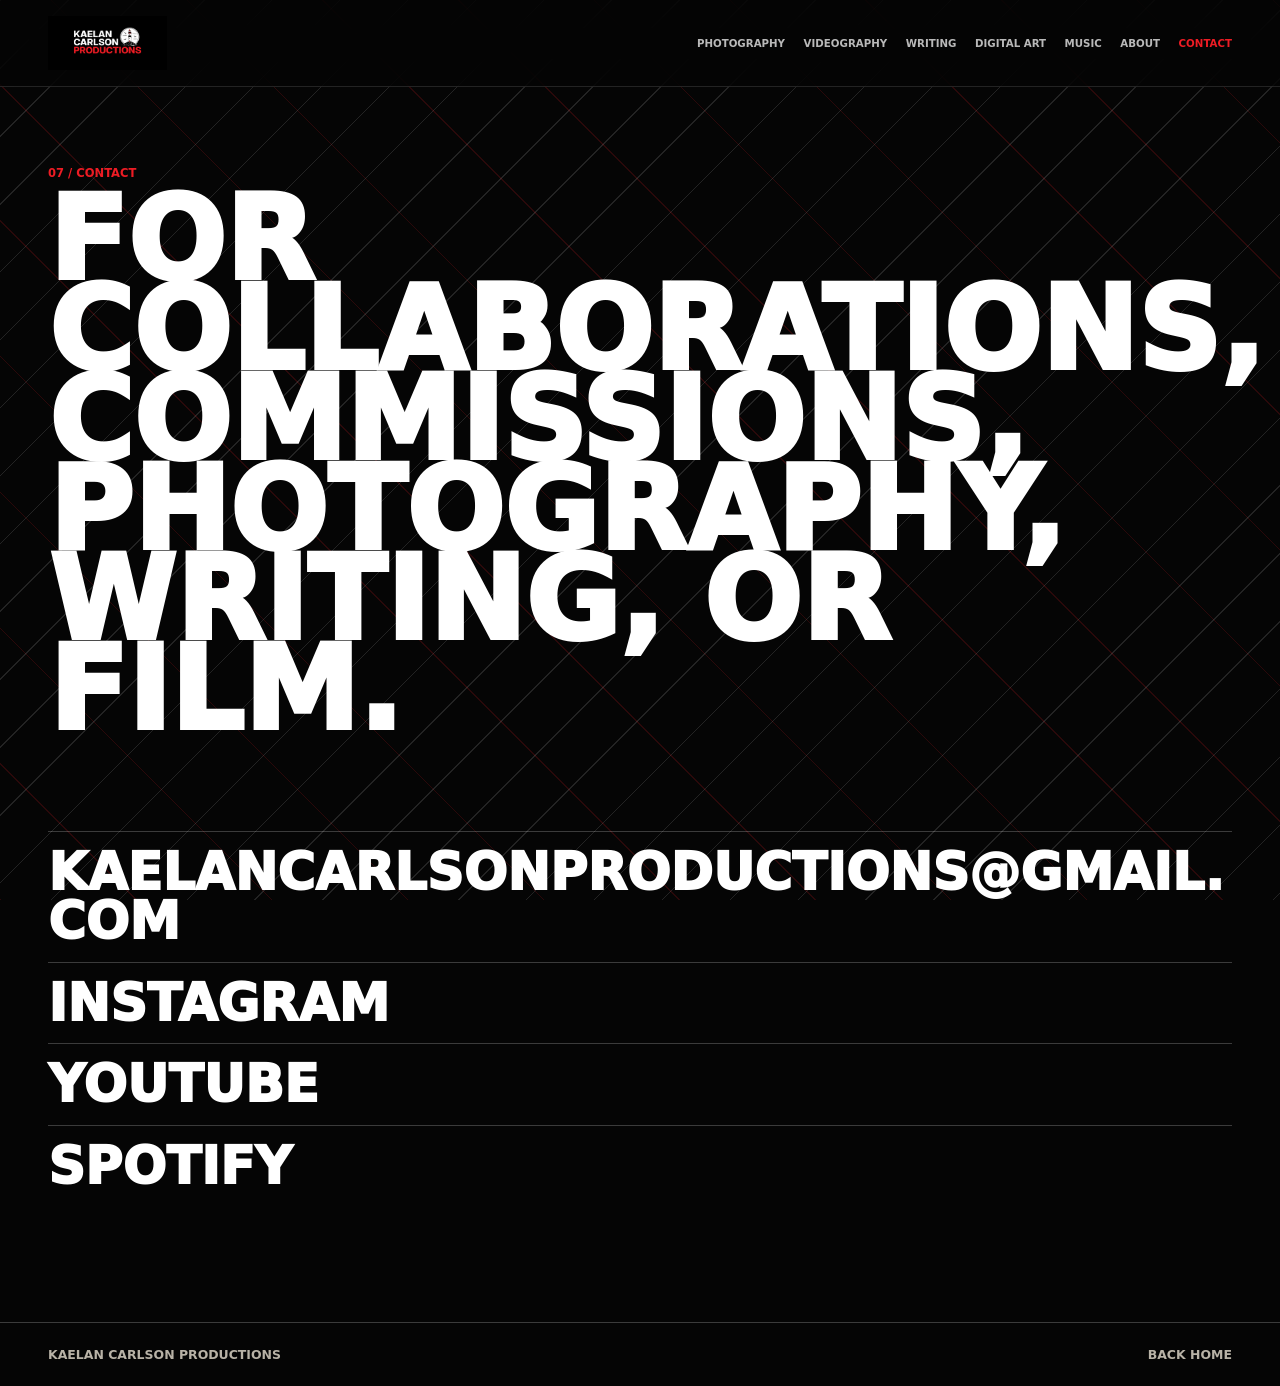
<file: contact.html>
<!doctype html>
<html lang="en">
  <head>
    <meta charset="utf-8" />
    <meta name="viewport" content="width=device-width, initial-scale=1" />
    <meta name="description" content="Contact Kaelan Carlson for collaborations, commissions, writing, film, or prints." />
    <title>Contact | Kaelan Carlson Productions</title>
    <link rel="stylesheet" href="styles.css" />
  </head>
  <body class="contact-page">
    <header class="site-header" data-header>
      <a class="brand" href="index.html" aria-label="Kaelan Carlson Productions home">
        <img src="assets/KCP.png" alt="Kaelan Carlson Productions" />
      </a>
      <button class="menu-button" type="button" aria-expanded="false" aria-controls="site-nav" data-menu-button>
        <span></span>
        <span></span>
      </button>
      <nav class="site-nav" id="site-nav" data-nav>
        <a href="photography.html">Photography</a>
        <a href="videography.html">Videography</a>
        <a href="writing.html">Writing</a>
        <a href="digital-art.html">Digital Art</a>
        <a href="spotify.html">Music</a>
        <a href="about.html">About</a>
        <a href="contact.html" aria-current="page">Contact</a>
      </nav>
    </header>

    <main>
      <section class="contact-section standalone-contact" aria-labelledby="contact-title">
        <p class="kicker">07 / Contact</p>
        <h1 id="contact-title">For collaborations, commissions, photography, writing, or film.</h1>
        <div class="contact-actions">
          <a href="kaelancarlsonproductions@gmail.com" target="_blank" rel="noreferrer">kaelancarlsonproductions@gmail.com</a>
          <a href="https://www.instagram.com/kaelancarlson/" target="_blank" rel="noreferrer">Instagram</a>
          <a href="https://www.youtube.com/@Mumbles1620" target="_blank" rel="noreferrer">YouTube</a>
          <a href="https://open.spotify.com/user/31q66lfqhgkcxmkyu6dr3r5jknmu" target="_blank" rel="noreferrer">Spotify</a>
        </div>
      </section>
    </main>

    <footer>
      <span>Kaelan Carlson Productions</span>
      <a href="index.html">Back home</a>
    </footer>

    <script src="script.js"></script>
  </body>
</html>
</file>
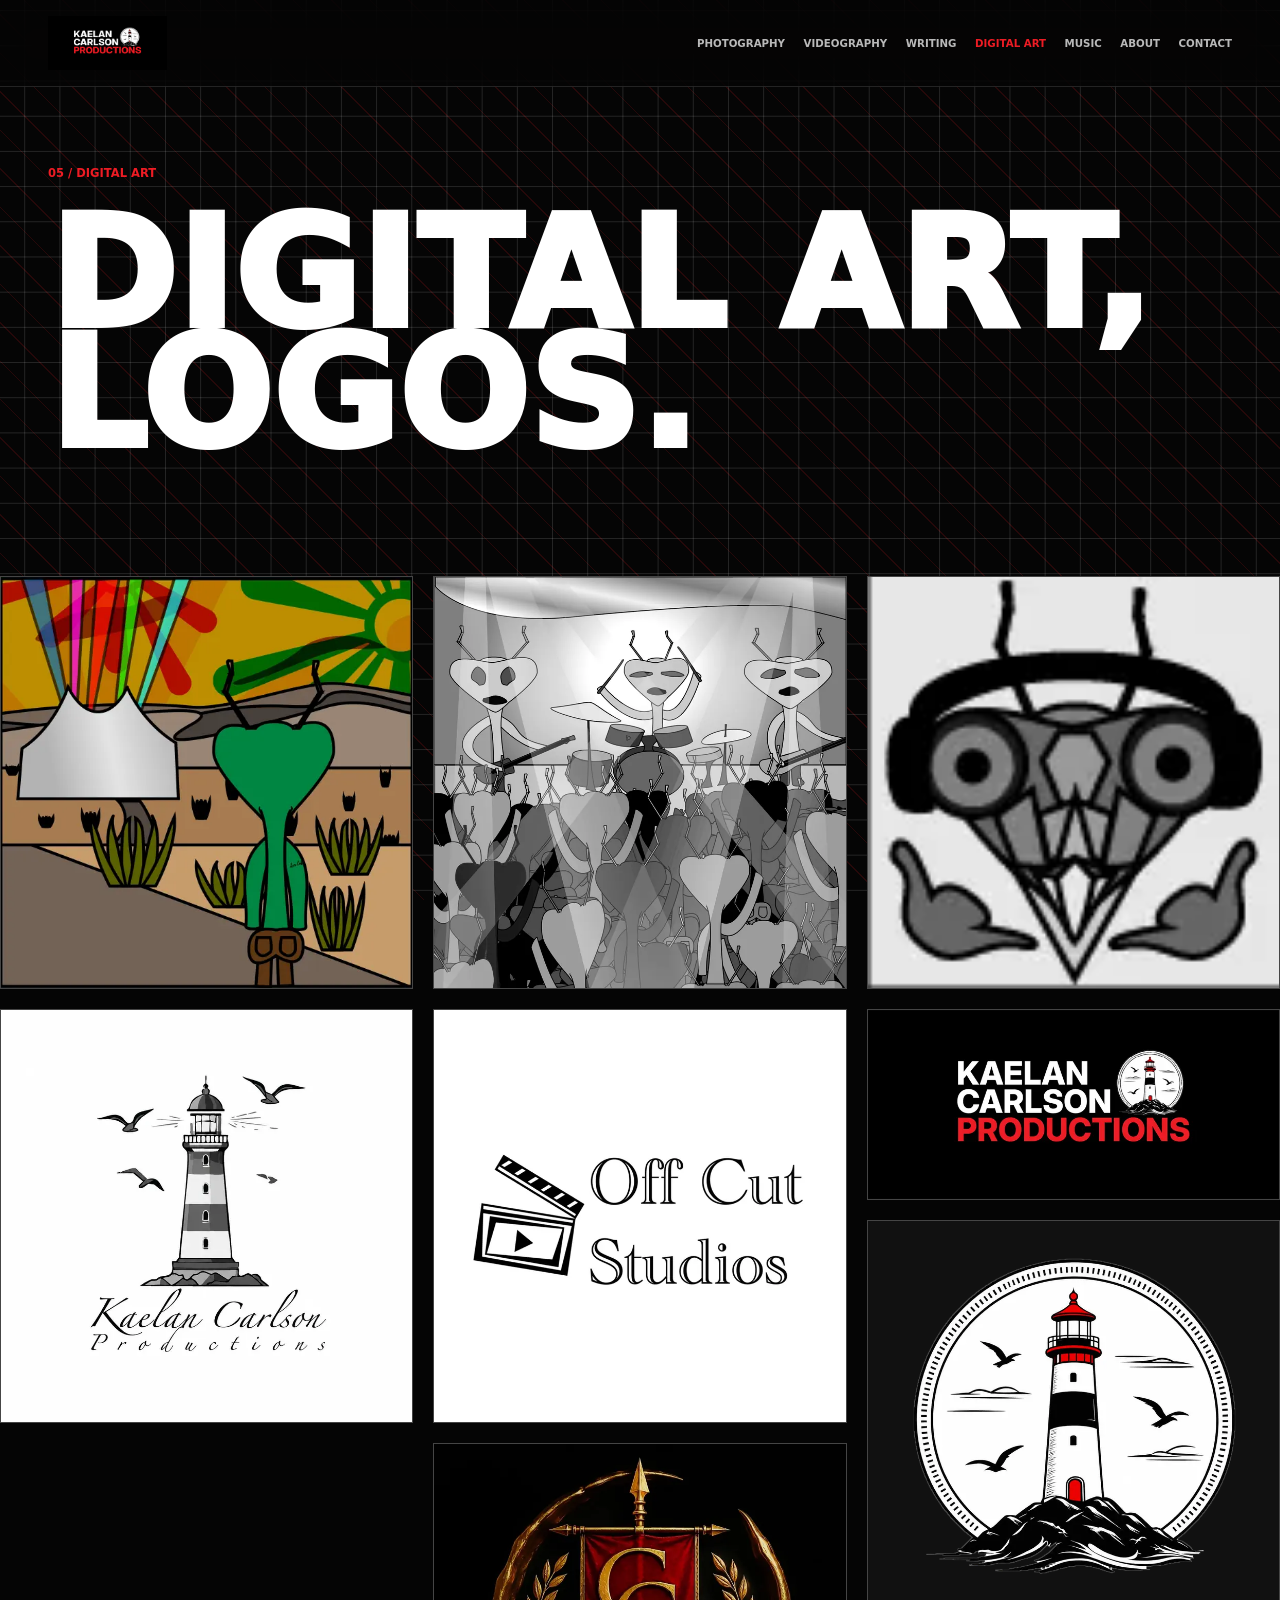
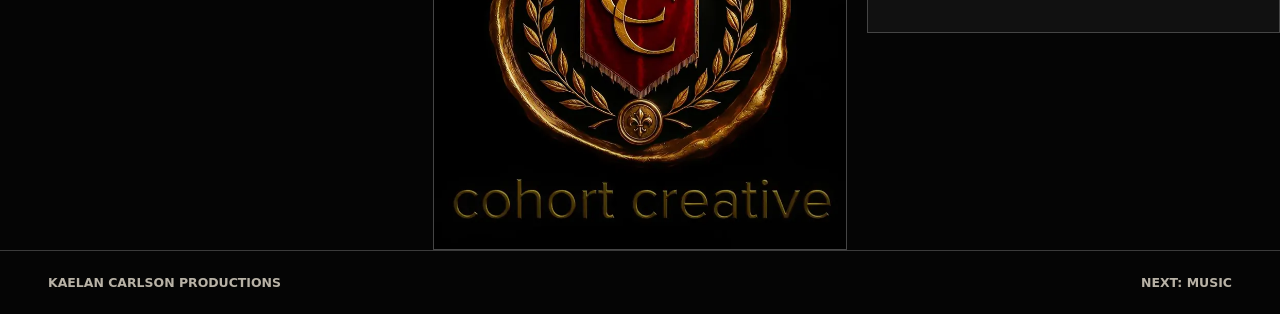
<file: digital-art.html>
<!doctype html>
<html lang="en">
  <head>
    <meta charset="utf-8" />
    <meta name="viewport" content="width=device-width, initial-scale=1" />
    <meta name="description" content="Digital art page for Kaelan Carlson." />
    <title>Digital Art | Kaelan Carlson Productions</title>
    <link rel="stylesheet" href="styles.css" />
  </head>
  <body class="digital-art-page">
    <header class="site-header" data-header>
      <a class="brand" href="index.html" aria-label="Kaelan Carlson Productions home">
        <img src="assets/KCP.png" alt="Kaelan Carlson Productions" />
      </a>
      <button class="menu-button" type="button" aria-expanded="false" aria-controls="site-nav" data-menu-button>
        <span></span>
        <span></span>
      </button>
      <nav class="site-nav" id="site-nav" data-nav>
        <a href="photography.html">Photography</a>
        <a href="videography.html">Videography</a>
        <a href="writing.html">Writing</a>
        <a href="digital-art.html" aria-current="page">Digital Art</a>
        <a href="spotify.html">Music</a>
        <a href="about.html">About</a>
        <a href="contact.html">Contact</a>
      </nav>
    </header>

    <main>
      <section class="page-hero" aria-labelledby="digital-art-title">
        <p class="kicker">05 / Digital Art</p>
        <h1 id="digital-art-title">Digital art, Logos.</h1>
      </section>

      <section class="page-content" aria-label="Digital art gallery">
        <div class="art-grid" data-art-gallery>
          <article>
            <a href="assets/digital-art/large/alien-coachella.webp" aria-label="Open Alien Coachella digital illustration">
              <img src="assets/digital-art/thumbs/alien-coachella.webp" alt="Alien Coachella digital illustration" loading="eager" decoding="async" fetchpriority="high" />
            </a>
          </article>
          <article>
            <a href="assets/digital-art/large/kpc.webp" aria-label="Open KPC graphic">
              <img src="assets/digital-art/thumbs/kpc.webp" alt="KPC graphic" loading="eager" decoding="async" fetchpriority="high" />
            </a>
          </article>
          <article>
            <a href="assets/digital-art/large/itunes-copy.webp" aria-label="Open iTunes-inspired digital artwork">
              <img src="assets/digital-art/thumbs/itunes-copy.webp" alt="iTunes-inspired digital artwork" loading="lazy" decoding="async" />
            </a>
          </article>
          <article>
            <a href="assets/digital-art/large/off-cut-studios.webp" aria-label="Open Off Cut Studios logo">
              <img src="assets/digital-art/thumbs/off-cut-studios.webp" alt="Off Cut Studios logo" loading="lazy" decoding="async" />
            </a>
          </article>
          <article>
            <a href="assets/digital-art/large/cohort-creative.webp" aria-label="Open Cohort Creative logo">
              <img src="assets/digital-art/thumbs/cohort-creative.webp" alt="Cohort Creative logo" loading="lazy" decoding="async" />
            </a>
          </article>
          <article>
            <a href="assets/digital-art/large/untitled-3.webp" aria-label="Open untitled digital artwork">
              <img src="assets/digital-art/thumbs/untitled-3.webp" alt="Untitled digital artwork" loading="lazy" decoding="async" />
            </a>
          </article>
          <article>
            <a href="assets/digital-art/large/kcp-wordmark.webp" aria-label="Open Kaelan Carlson Productions wordmark">
              <img src="assets/digital-art/thumbs/kcp-wordmark.webp" alt="Kaelan Carlson Productions wordmark" loading="lazy" decoding="async" />
            </a>
          </article>
          <article>
            <a href="assets/digital-art/large/kcp-lighthouse.webp" aria-label="Open Kaelan Carlson Productions lighthouse logo">
              <img src="assets/digital-art/thumbs/kcp-lighthouse.webp" alt="Kaelan Carlson Productions lighthouse logo" loading="lazy" decoding="async" />
            </a>
          </article>
        </div>
      </section>
    </main>

    <footer>
      <span>Kaelan Carlson Productions</span>
      <a href="spotify.html">Next: Music</a>
    </footer>

    <script src="script.js"></script>
    <script src="art-gallery.js"></script>
  </body>
</html>
</file>
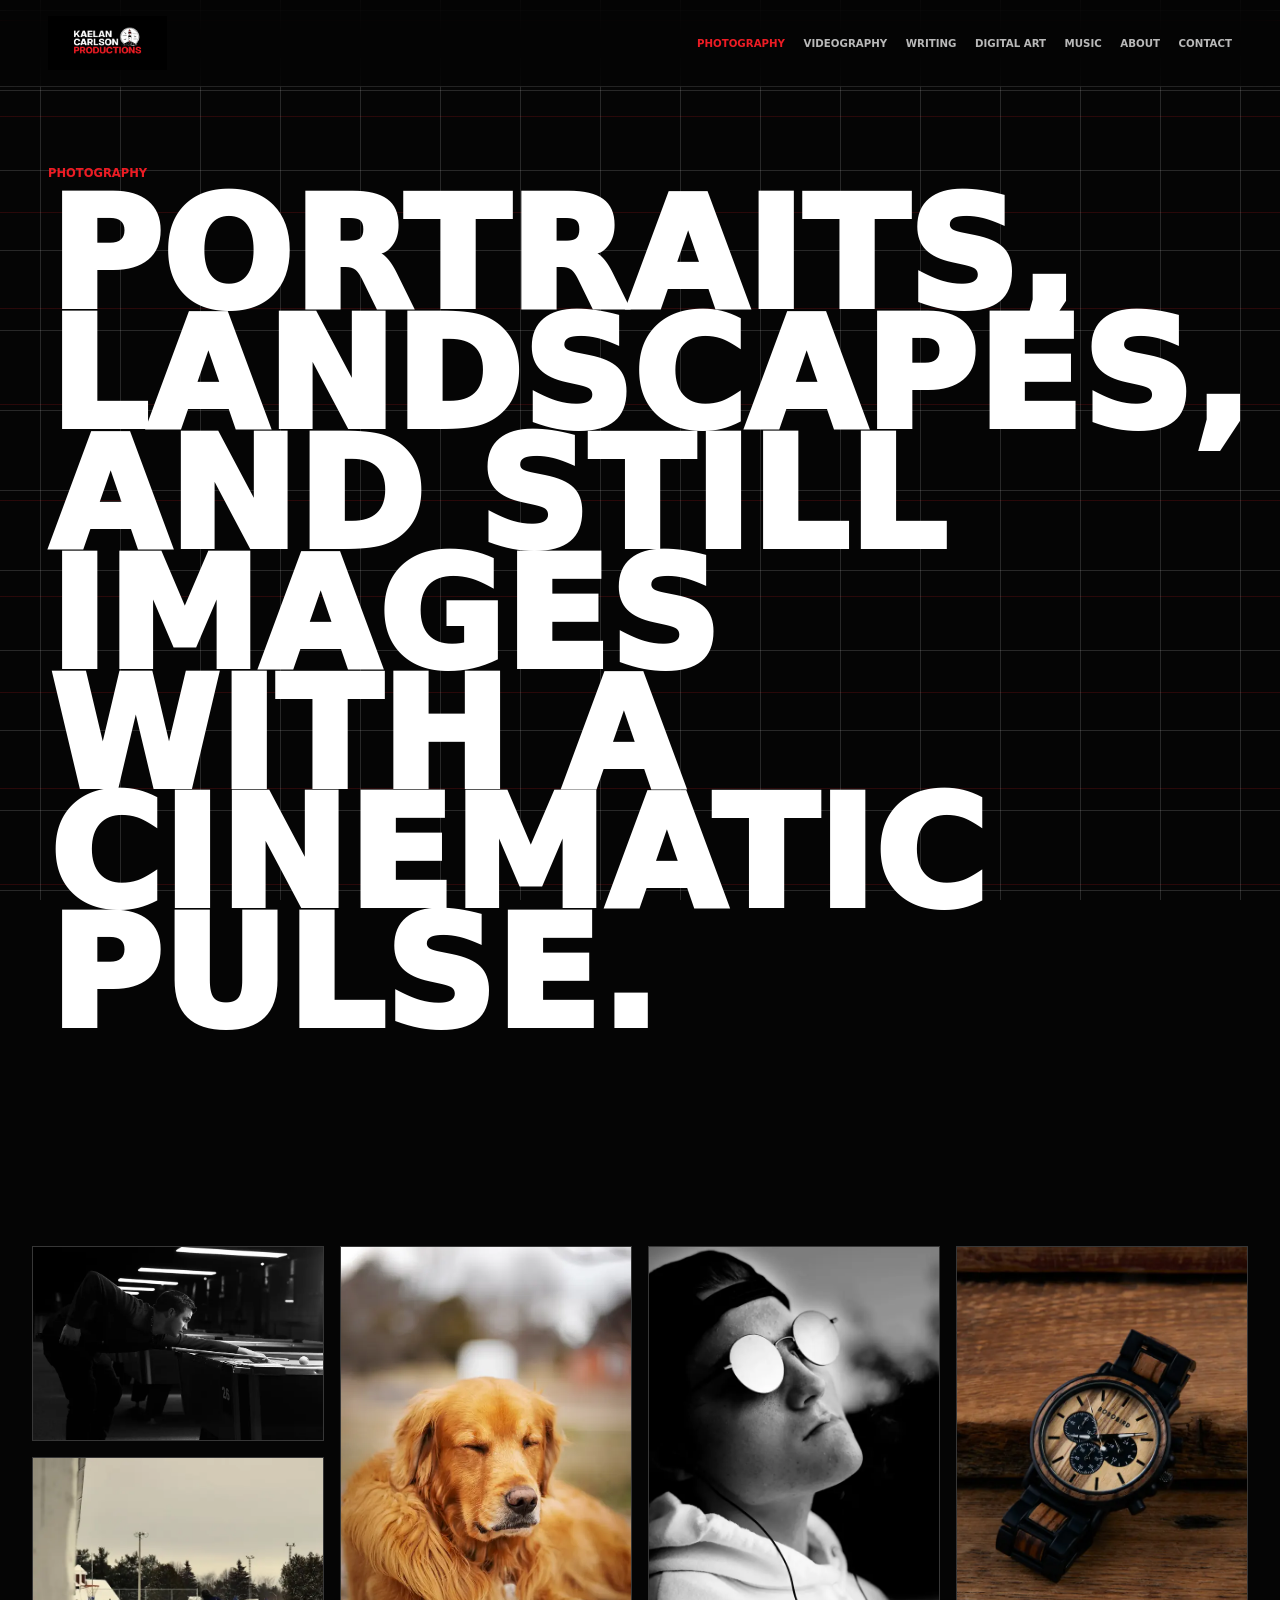
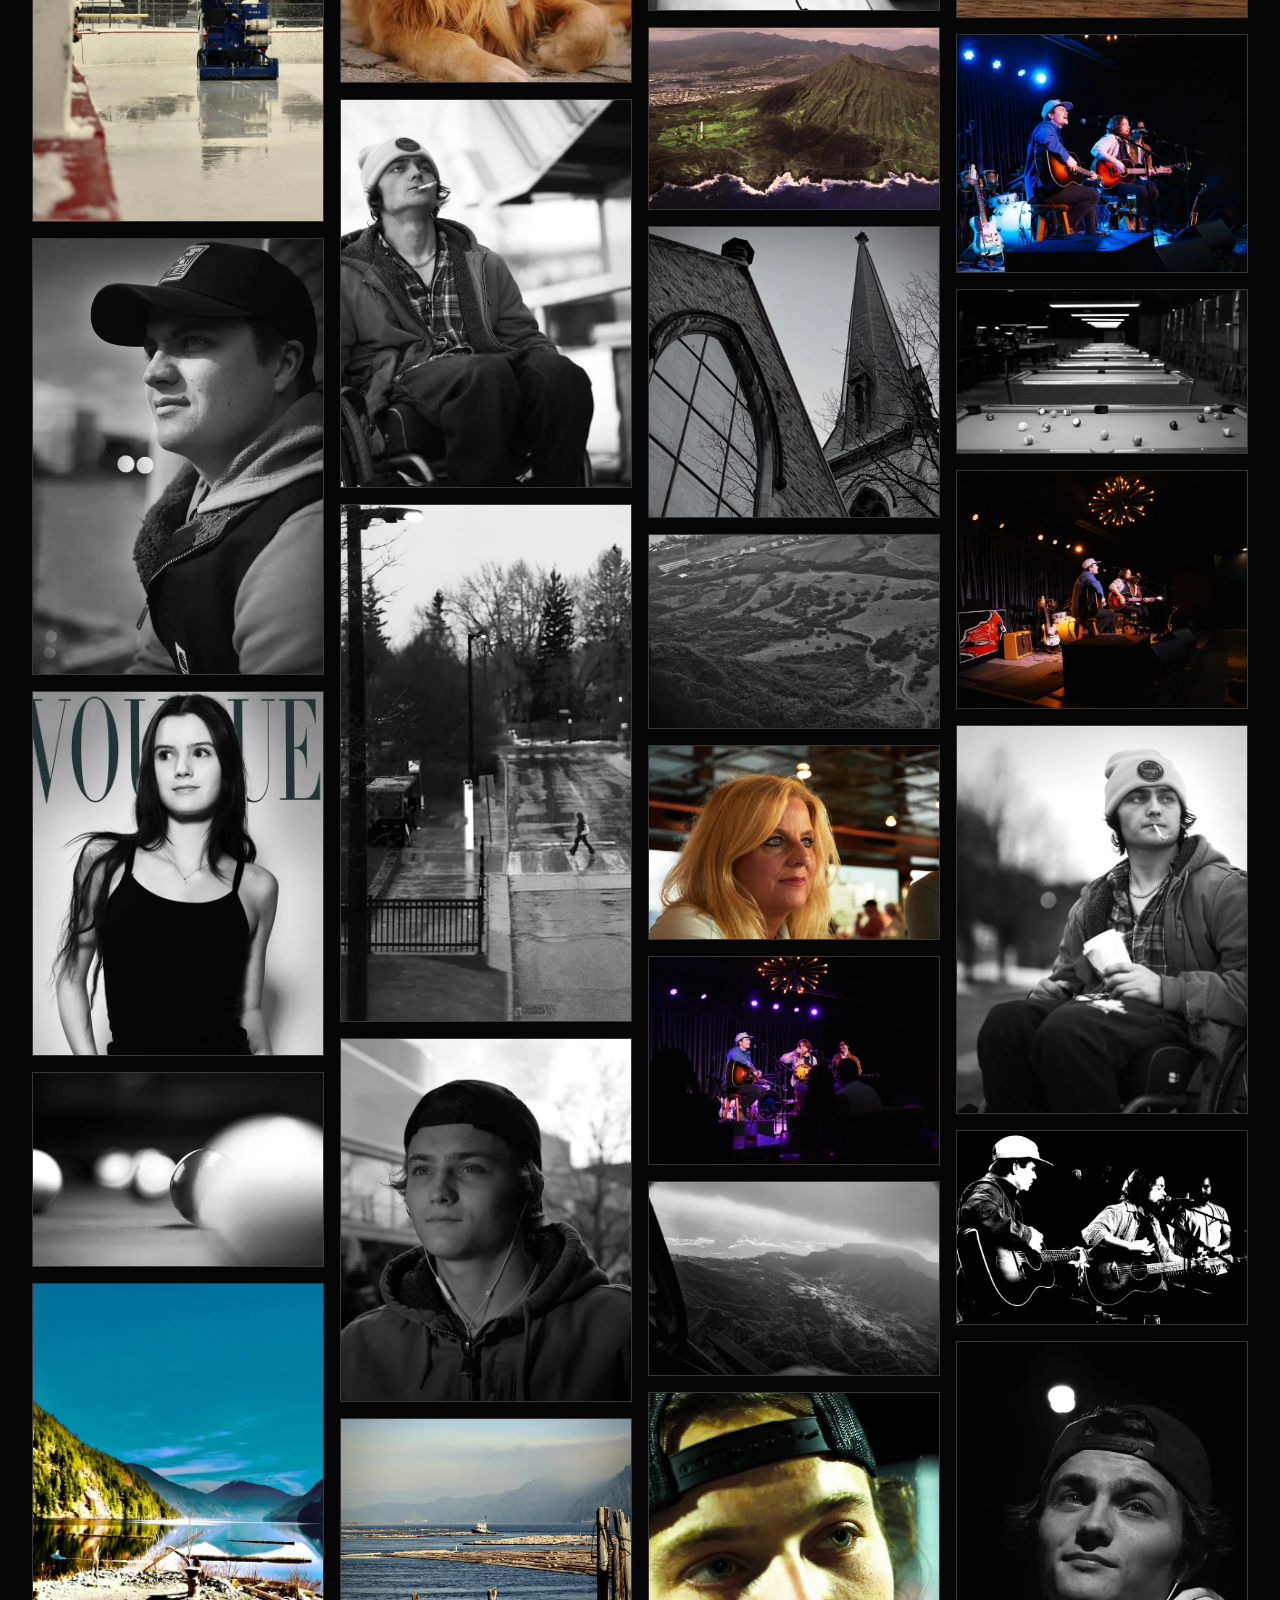
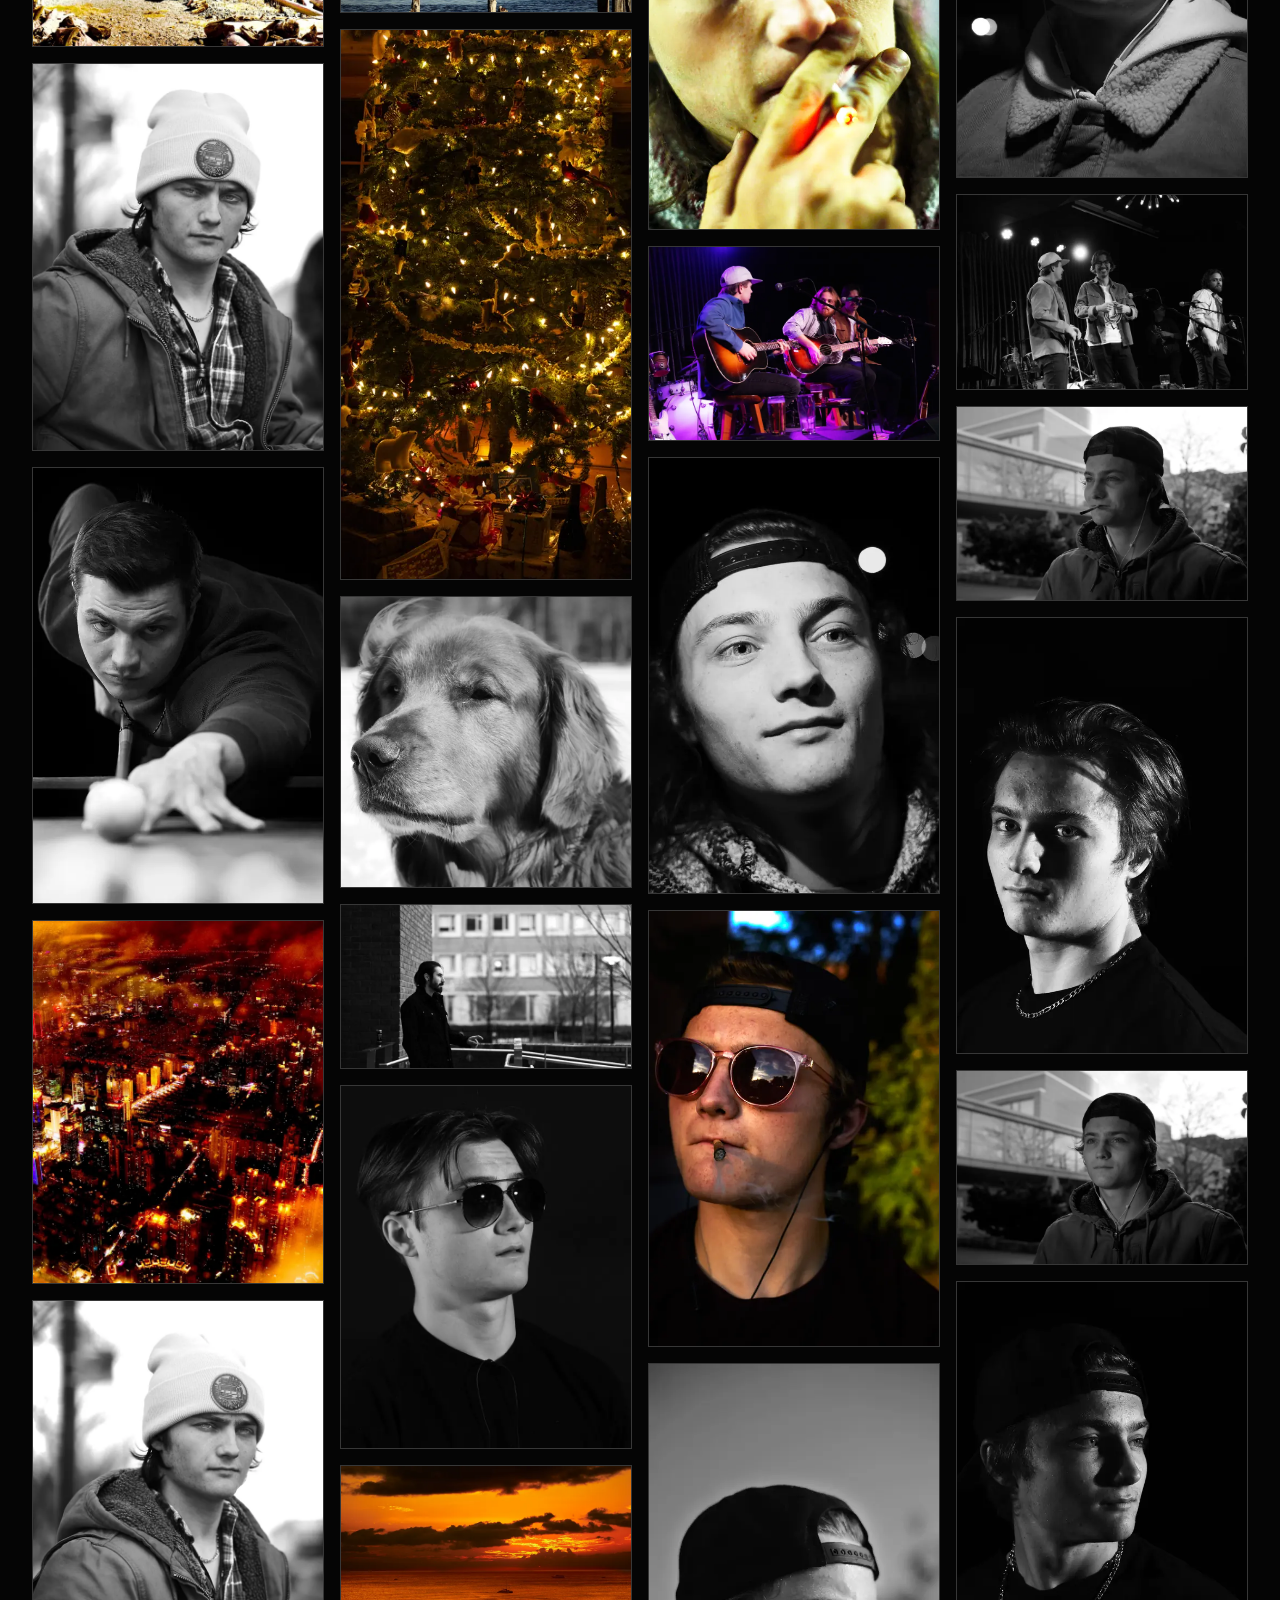
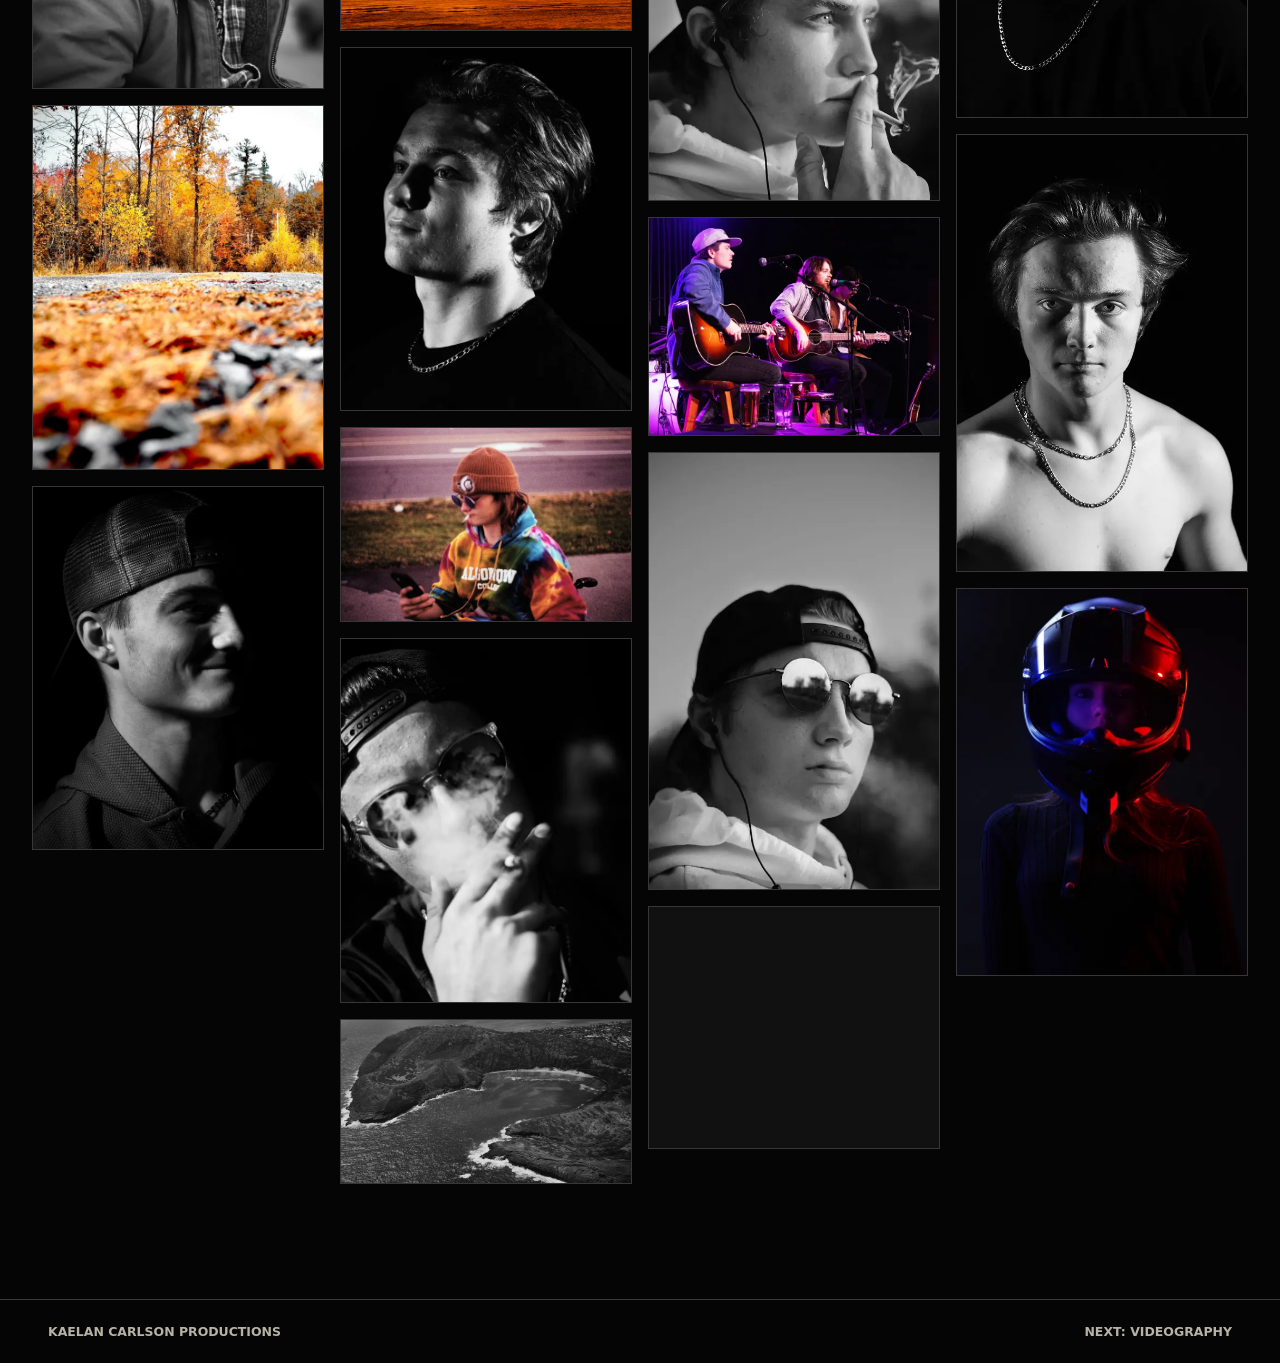
<file: photography.html>
<!doctype html>
<html lang="en">
  <head>
    <meta charset="utf-8" />
    <meta name="viewport" content="width=device-width, initial-scale=1" />
    <meta name="description" content="Photography portfolio page for Kaelan Carlson." />
    <title>Photography | Kaelan Carlson Productions</title>
    <link rel="stylesheet" href="styles.css?v=20260621" />
  </head>
  <body class="photography-page">
    <header class="site-header" data-header>
      <a class="brand" href="index.html" aria-label="Kaelan Carlson Productions home">
        <img src="assets/KCP.png" alt="Kaelan Carlson Productions" />
      </a>
      <button class="menu-button" type="button" aria-expanded="false" aria-controls="site-nav" data-menu-button>
        <span></span>
        <span></span>
      </button>
      <nav class="site-nav" id="site-nav" data-nav>
        <a href="photography.html" aria-current="page">Photography</a>
        <a href="videography.html">Videography</a>
        <a href="writing.html">Writing</a>
        <a href="digital-art.html">Digital Art</a>
        <a href="spotify.html">Music</a>
        <a href="about.html">About</a>
        <a href="contact.html">Contact</a>
      </nav>
    </header>

    <main>
      <section class="page-hero" aria-labelledby="photography-title">
        <p class="kicker">Photography</p>
        <h1 id="photography-title">Portraits, landscapes, and still images with a cinematic pulse.</h1>
      </section>
      <section class="photo-gallery-section" aria-label="Photography gallery">
        <div class="photo-masonry" id="photo-grid" aria-label="Photography gallery"></div>
      </section>
    </main>

    <footer>
      <span>Kaelan Carlson Productions</span>
      <a href="videography.html">Next: Videography</a>
    </footer>

    <script src="gallery.js?v=20260621"></script>
    <script src="script.js?v=20260621"></script>
  </body>
</html>
</file>
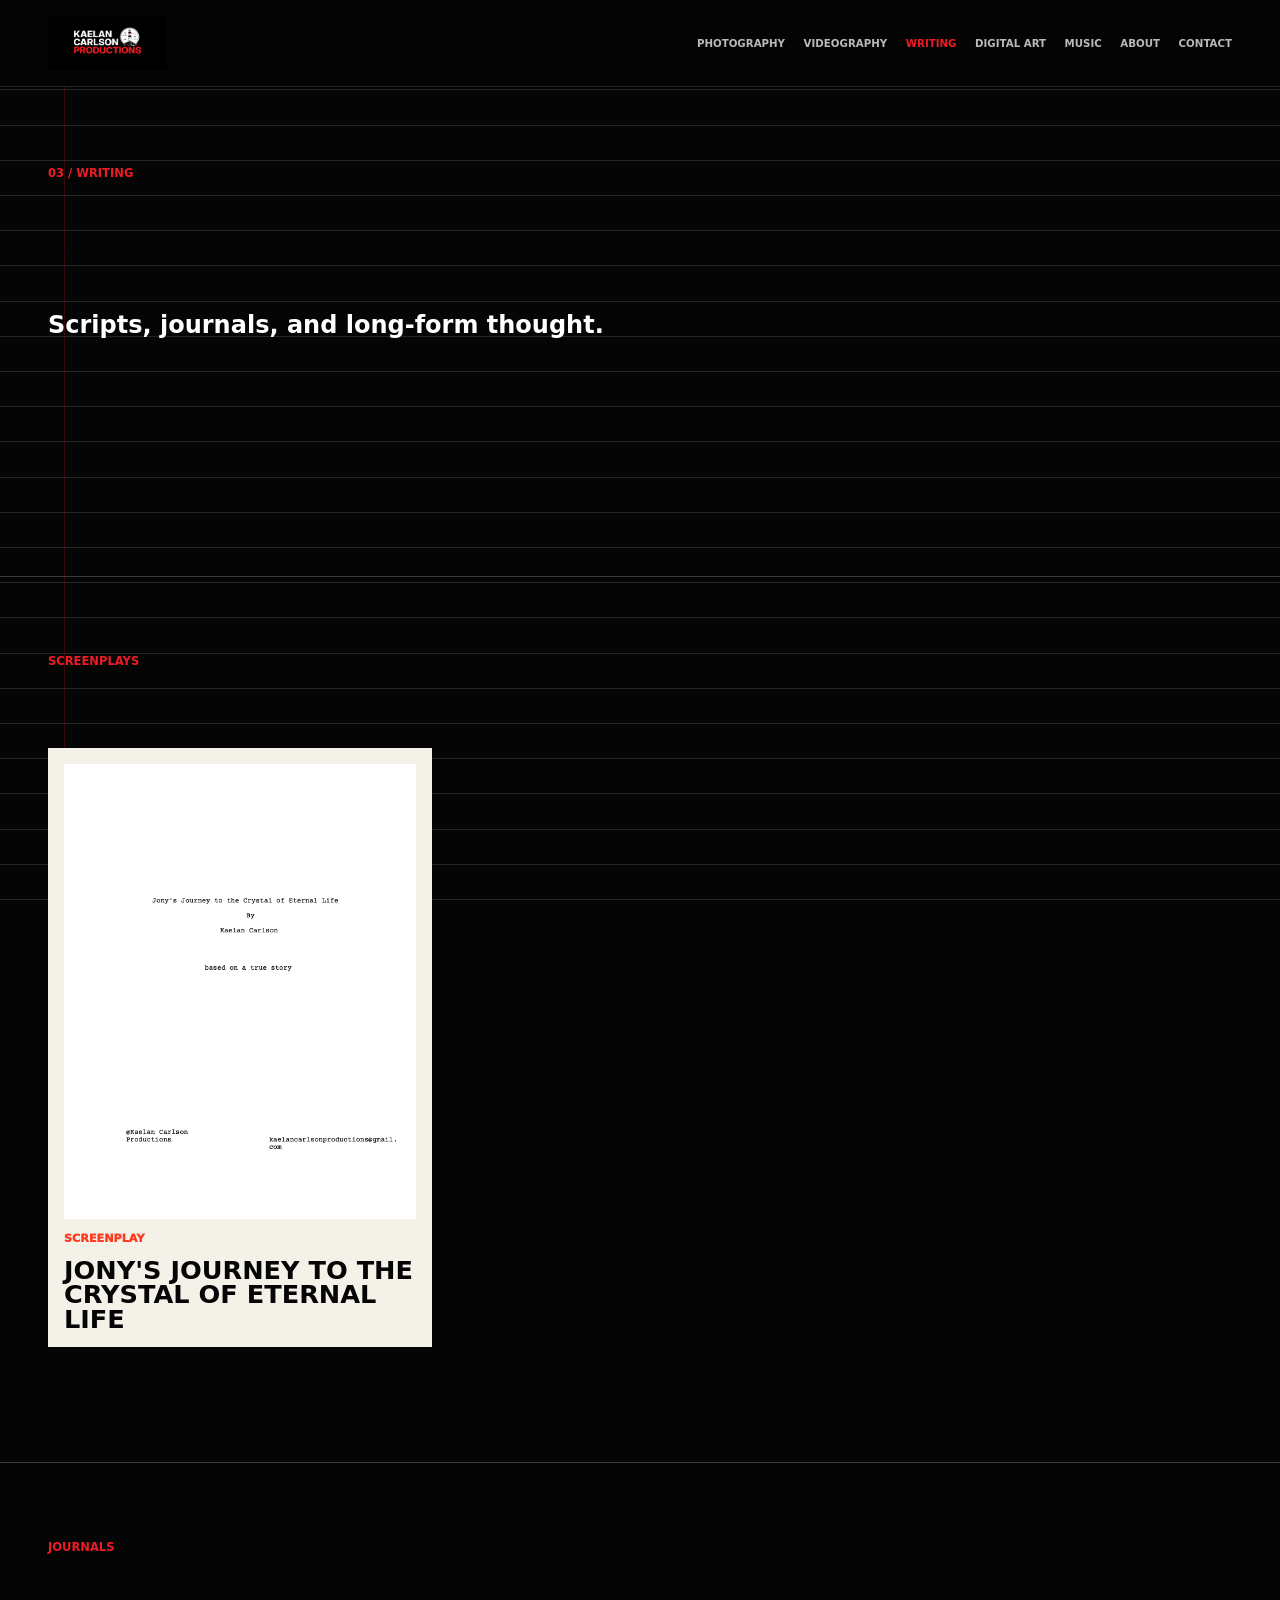
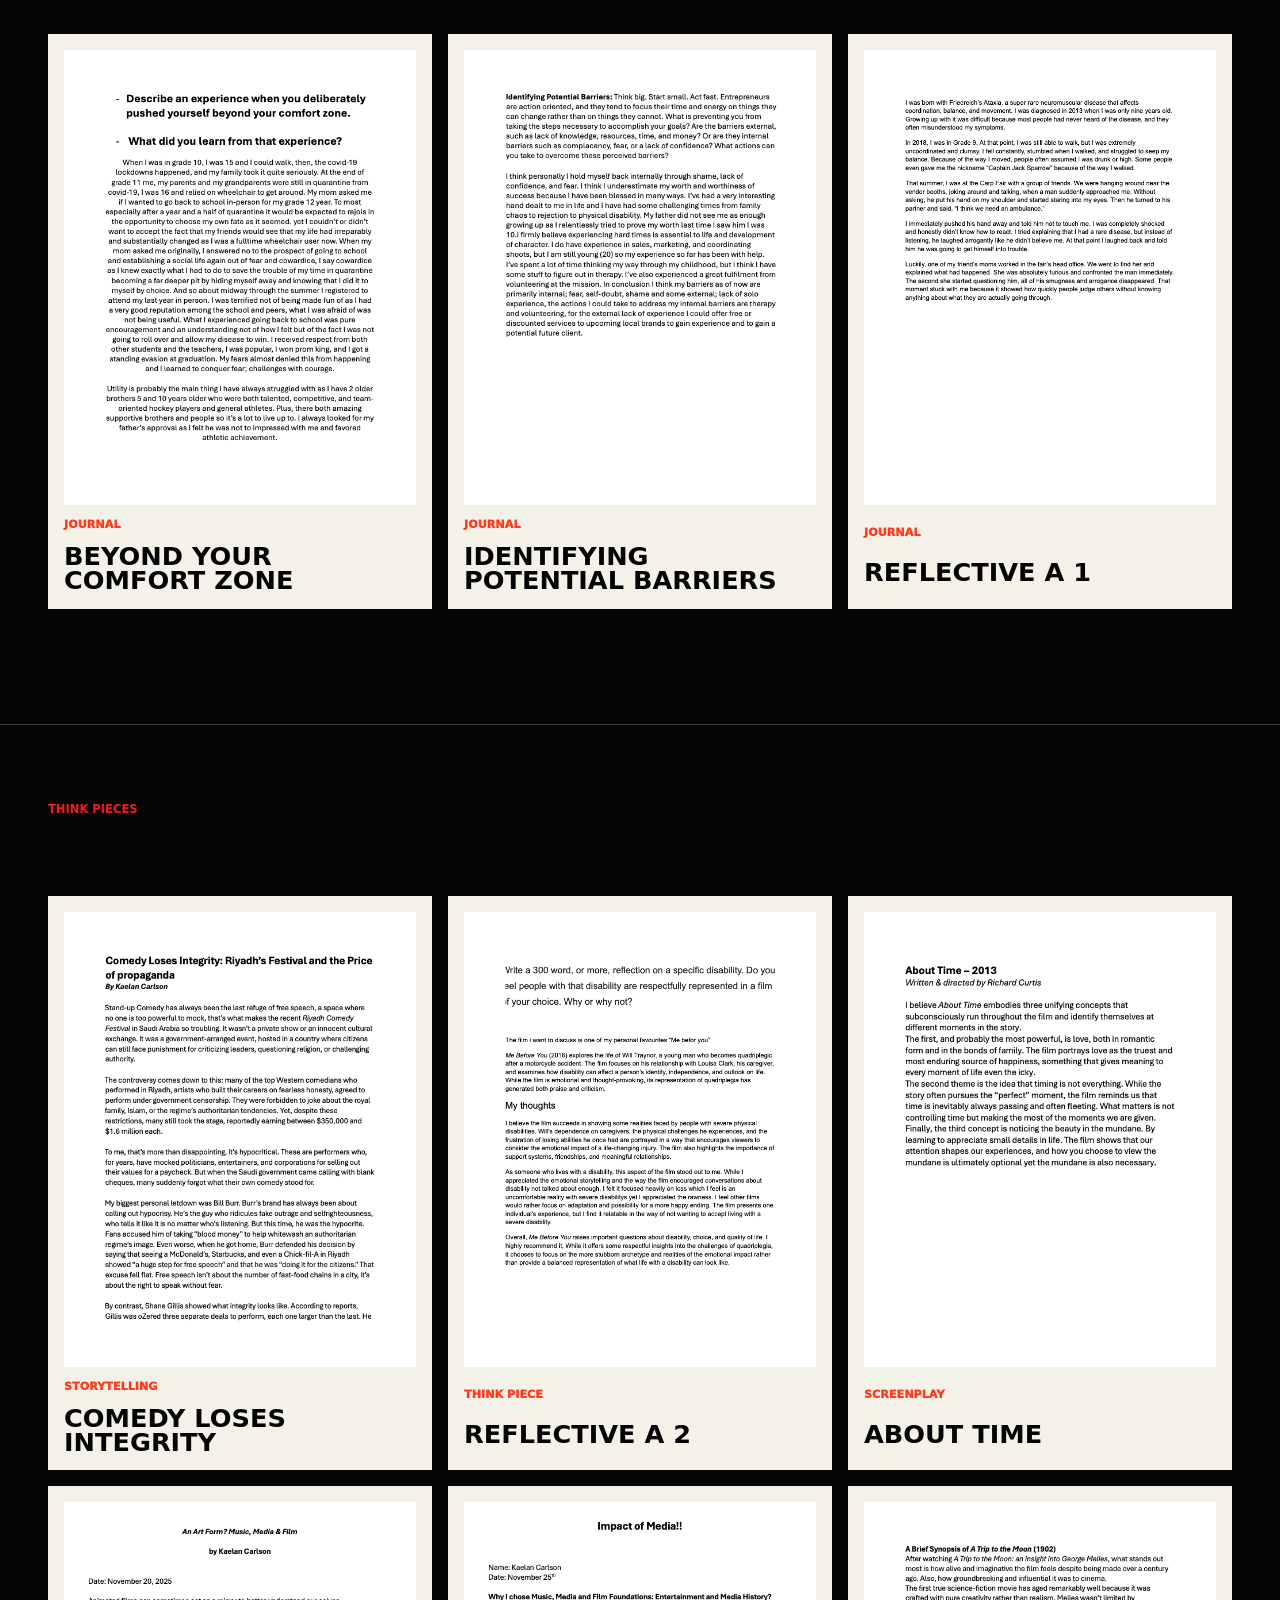
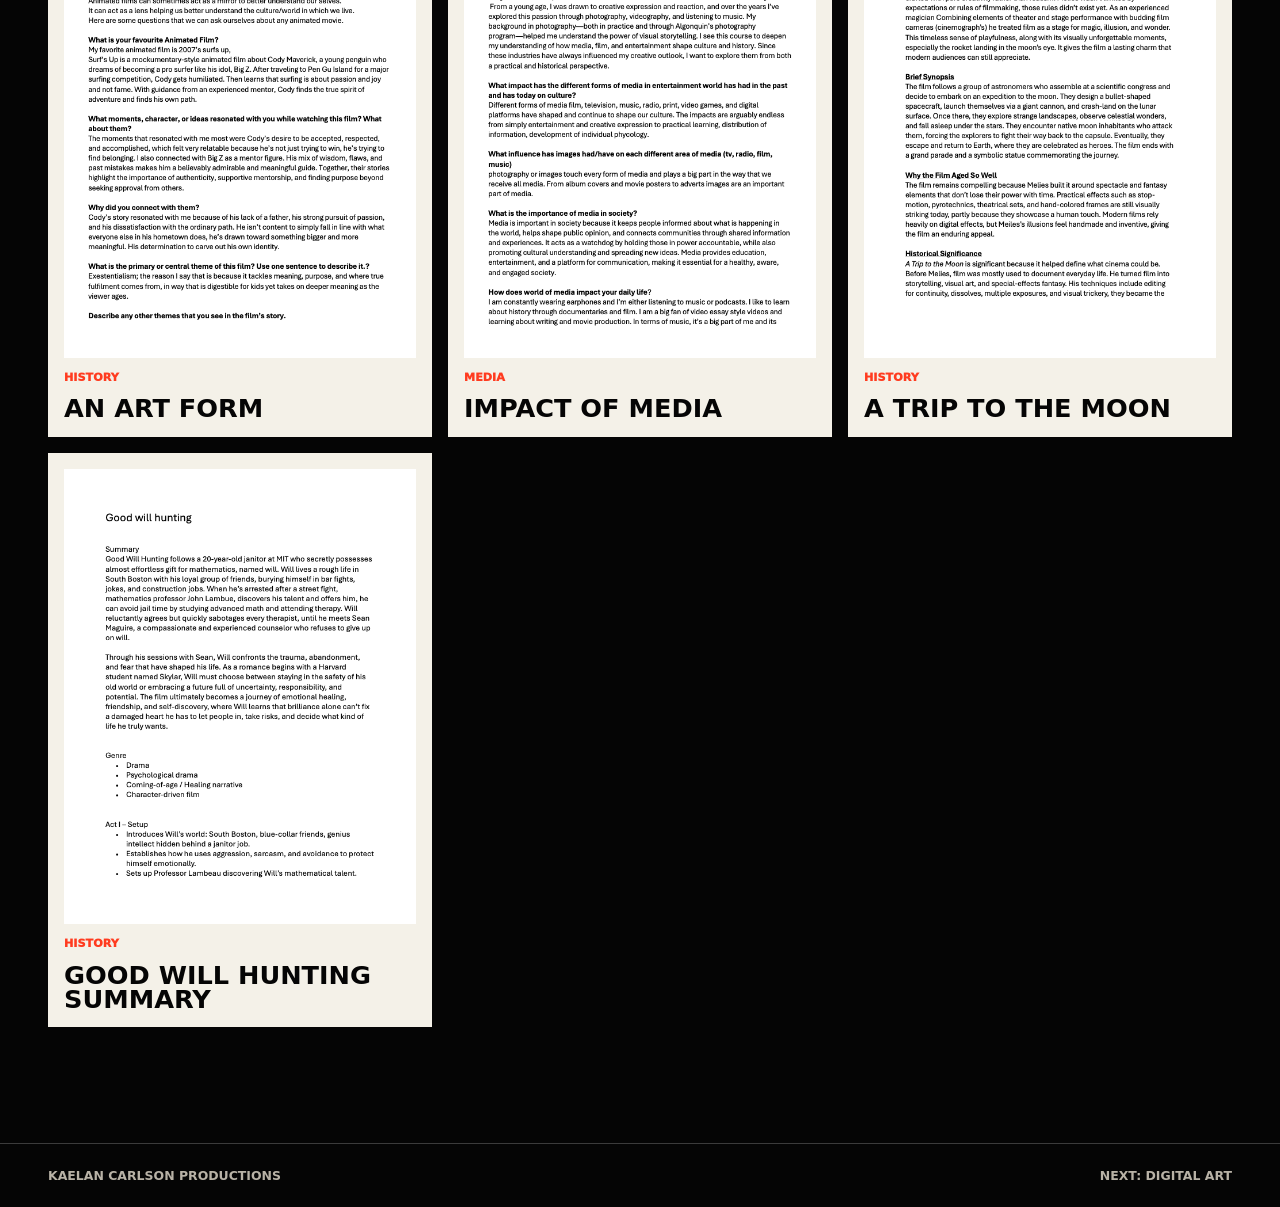
<file: writing.html>
<!doctype html>
<html lang="en">
  <head>
    <meta charset="utf-8" />
    <meta name="viewport" content="width=device-width, initial-scale=1" />
    <meta name="description" content="Writing page for Kaelan Carlson with screenplays, journals, and think pieces." />
    <title>Writing | Kaelan Carlson Productions</title>
    <link rel="stylesheet" href="styles.css" />
  </head>
  <body class="writing-page">
    <header class="site-header" data-header>
      <a class="brand" href="index.html" aria-label="Kaelan Carlson Productions home">
        <img src="assets/KCP.png" alt="Kaelan Carlson Productions" />
      </a>
      <button class="menu-button" type="button" aria-expanded="false" aria-controls="site-nav" data-menu-button>
        <span></span>
        <span></span>
      </button>
      <nav class="site-nav" id="site-nav" data-nav>
        <a href="photography.html">Photography</a>
        <a href="videography.html">Videography</a>
        <a href="writing.html" aria-current="page">Writing</a>
        <a href="digital-art.html">Digital Art</a>
        <a href="spotify.html">Music</a>
        <a href="about.html">About</a>
        <a href="contact.html">Contact</a>
      </nav>
    </header>

    <main>
      <section class="page-hero" aria-labelledby="writing-title">
        <p class="kicker">03 / Writing</p>
        <h2 id="writing-title">Scripts, journals, and long-form thought.</h2>
      </section>

      <section class="screenplay-section page-section" aria-labelledby="screenplays-title">
        <div class="section-heading">
          <p class="kicker">Screenplays</p>
        </div>
        <div class="think-piece-grid screenplay-grid">
          <a href="assets/writting/jonys-journey-to-the-crystal-of-eternal-life.pdf" target="_blank" rel="noreferrer">
            <img src="assets/writting/thumbnails/jonys-journey.png" alt="Preview of Jony's Journey to the Crystal of Eternal Life" />
            <span>Screenplay</span>
            <strong>Jony's Journey to the Crystal of Eternal Life</strong>
          </a>
        </div>
      </section>

      <section class="journals-section page-section" aria-labelledby="journals-title">
        <div class="section-heading">
          <p class="kicker">Journals</p>
        </div>
        <div class="think-piece-grid">
          <a href="assets/writting/comfort-zone.pdf" target="_blank" rel="noreferrer">
            <img src="assets/writting/thumbnails/comfort-zone.png" alt="Preview of Describe an experience when you deliberately pushed yourself beyond your comfort zone" />
            <span>Journal</span>
            <strong>Beyond Your Comfort Zone</strong>
          </a>
          <a href="assets/writting/identifying-potential-barriers.pdf" target="_blank" rel="noreferrer">
            <img src="assets/writting/thumbnails/identifying-potential-barriers.png" alt="Preview of Identifying Potential Barriers" />
            <span>Journal</span>
            <strong>Identifying Potential Barriers</strong>
          </a>
          <a href="assets/writting/reflective-a-1.pdf" target="_blank" rel="noreferrer">
            <img src="assets/writting/thumbnails/reflective-a-1.png" alt="Preview of Reflective A 1" />
            <span>Journal</span>
            <strong>Reflective A 1</strong>
          </a>
        </div>
      </section>

      <section class="think-pieces-section page-section" aria-labelledby="think-pieces-title">
        <div class="section-heading">
          <p class="kicker">Think Pieces</p>
        </div>
        <div class="think-piece-grid">
          <a href="assets/writting/Comedy%20Loses%20Integrity.pdf" target="_blank" rel="noreferrer">
            <img src="assets/writting/thumbnails/comedy-loses-integrity.png" alt="Preview of Comedy Loses Integrity" />
            <span>Storytelling</span>
            <strong>Comedy Loses Integrity</strong>
          </a>
          <a href="assets/writting/reflective-a-2.pdf" target="_blank" rel="noreferrer">
            <img src="assets/writting/thumbnails/reflective-a-2.png" alt="Preview of Reflective A 2" />
            <span>Think Piece</span>
            <strong>Reflective A 2</strong>
          </a>
          <a href="assets/writting/About%20Time.pdf" target="_blank" rel="noreferrer">
            <img src="assets/writting/thumbnails/about-time.png" alt="Preview of About Time" />
            <span>Screenplay</span>
            <strong>About Time</strong>
          </a>
          <a href="assets/writting/carlson_k_490_an_art_form.pdf" target="_blank" rel="noreferrer">
            <img src="assets/writting/thumbnails/an-art-form.png" alt="Preview of An Art Form" />
            <span>History</span>
            <strong>An Art Form</strong>
          </a>
          <a href="assets/writting/Carlson_Kaelan_010_Impact_of_media.pdf" target="_blank" rel="noreferrer">
            <img src="assets/writting/thumbnails/impact-of-media.png" alt="Preview of Impact of Media" />
            <span>Media</span>
            <strong>Impact of Media</strong>
          </a>
          <a href="assets/writting/carlson-k-a-trip-to-the-moon.pdf" target="_blank" rel="noreferrer">
            <img src="assets/writting/thumbnails/a-trip-to-the-moon.png" alt="Preview of A Trip to the Moon" />
            <span>History</span>
            <strong>A Trip to the Moon</strong>
          </a>
          <a href="assets/writting/Good%20will%20hunting%20Summary.pdf" target="_blank" rel="noreferrer">
            <img src="assets/writting/thumbnails/good-will-hunting-summary.png" alt="Preview of Good Will Hunting Summary" />
            <span>History</span>
            <strong>Good Will Hunting Summary</strong>
          </a>
        </div>
      </section>
    </main>

    <footer>
      <span>Kaelan Carlson Productions</span>
      <a href="digital-art.html">Next: Digital Art</a>
    </footer>

    <script src="script.js"></script>
  </body>
</html>
</file>
<file: styles.css>
:root {
  --black: #050505;
  --ink: #111111;
  --paper: #f4f1e8;
  --white: #ffffff;
  --muted: #b8b2a6;
  --acid: #ed1c24;
  --signal: #ff3b1f;
  --blue: #2c6fff;
  --line: rgba(255, 255, 255, 0.22);
  --max: 1440px;
}

* {
  box-sizing: border-box;
}

html {
  scroll-behavior: smooth;
}

body {
  margin: 0;
  background: var(--black);
  color: var(--white);
  font-family:
    Inter, ui-sans-serif, system-ui, -apple-system, BlinkMacSystemFont, "Segoe UI", sans-serif;
  letter-spacing: 0;
  min-height: 100vh;
  overflow-x: hidden;
  position: relative;
  --page-pattern:
    linear-gradient(rgba(255, 255, 255, 0.1) 1px, transparent 1px),
    linear-gradient(90deg, rgba(255, 255, 255, 0.1) 1px, transparent 1px);
  --page-pattern-size: 4rem 4rem;
}

body::before {
  background-image: var(--page-pattern);
  background-position: center;
  background-size: var(--page-pattern-size);
  content: "";
  inset: 0;
  opacity: 1;
  pointer-events: none;
  position: fixed;
  z-index: 0;
}

main,
footer {
  position: relative;
  z-index: 1;
}

.home-page {
  --page-pattern:
    repeating-linear-gradient(135deg, rgba(255, 255, 255, 0.12) 0 1px, transparent 1px 2.35rem),
    repeating-linear-gradient(45deg, rgba(237, 28, 36, 0.18) 0 1px, transparent 1px 5.8rem);
  --page-pattern-size: auto;
}

.photography-page {
  --page-pattern:
    linear-gradient(rgba(255, 255, 255, 0.14) 1px, transparent 1px),
    linear-gradient(90deg, rgba(255, 255, 255, 0.14) 1px, transparent 1px),
    repeating-linear-gradient(0deg, transparent 0 5.8rem, rgba(237, 28, 36, 0.16) 5.8rem 5.9rem);
  --page-pattern-size: 5rem 5rem, 5rem 5rem, 100% 6rem;
}

.videography-page {
  --page-pattern:
    repeating-linear-gradient(0deg, rgba(255, 255, 255, 0.12) 0 1px, transparent 1px 3rem),
    repeating-linear-gradient(90deg, rgba(237, 28, 36, 0.15) 0 1px, transparent 1px 9rem);
  --page-pattern-size: auto;
}

.writing-page {
  --page-pattern:
    linear-gradient(90deg, transparent 0 4rem, rgba(237, 28, 36, 0.2) 4rem 4.08rem, transparent 4.08rem),
    repeating-linear-gradient(0deg, rgba(255, 255, 255, 0.13) 0 1px, transparent 1px 2.2rem);
  --page-pattern-size: 100% 100%, auto;
}

.digital-art-page {
  --page-pattern:
    linear-gradient(rgba(255, 255, 255, 0.13) 1px, transparent 1px),
    linear-gradient(90deg, rgba(255, 255, 255, 0.13) 1px, transparent 1px),
    repeating-linear-gradient(45deg, rgba(237, 28, 36, 0.14) 0 1px, transparent 1px 1.7rem);
  --page-pattern-size: 2.2rem 2.2rem, 2.2rem 2.2rem, auto;
}

.music-page {
  --page-pattern:
    repeating-linear-gradient(90deg, rgba(237, 28, 36, 0.2) 0 0.35rem, transparent 0.35rem 1.9rem),
    repeating-linear-gradient(0deg, rgba(255, 255, 255, 0.11) 0 1px, transparent 1px 4rem);
  --page-pattern-size: auto;
}

.about-page {
  --page-pattern:
    repeating-linear-gradient(25deg, rgba(255, 255, 255, 0.11) 0 1px, transparent 1px 2.6rem),
    repeating-linear-gradient(155deg, rgba(237, 28, 36, 0.13) 0 1px, transparent 1px 3.4rem);
  --page-pattern-size: auto;
}

.contact-page {
  --page-pattern:
    repeating-linear-gradient(135deg, rgba(255, 255, 255, 0.12) 0 1px, transparent 1px 3rem),
    repeating-linear-gradient(45deg, rgba(237, 28, 36, 0.16) 0 1px, transparent 1px 6rem);
  --page-pattern-size: auto;
}

img {
  display: block;
  max-width: 100%;
}

a {
  color: inherit;
  text-decoration: none;
}

.site-header {
  align-items: center;
  backdrop-filter: blur(18px);
  background: rgba(5, 5, 5, 0.72);
  border-bottom: 1px solid rgba(255, 255, 255, 0.12);
  display: flex;
  gap: 2rem;
  justify-content: space-between;
  left: 0;
  padding: 1rem clamp(1rem, 4vw, 3rem);
  position: fixed;
  right: 0;
  top: 0;
  z-index: 20;
}

.brand {
  display: block;
  position: relative;
  z-index: 2;
}

.brand img {
  display: block;
  height: clamp(2rem, 4.5vw, 3.4rem);
  width: auto;
}

.brand:hover,
.brand:focus-visible {
  filter: drop-shadow(0 0 0.9rem rgba(237, 28, 36, 0.7));
}

.site-nav {
  align-items: center;
  display: flex;
  gap: clamp(0.7rem, 1.45vw, 1.45rem);
  font-size: clamp(0.64rem, 0.72vw, 0.72rem);
  font-weight: 800;
  text-transform: uppercase;
}

.site-nav a {
  opacity: 0.72;
}

.site-nav a:hover,
.site-nav a:focus-visible,
.site-nav a[aria-current="page"] {
  color: var(--acid);
  opacity: 1;
}

.menu-button {
  align-items: center;
  background: transparent;
  border: 0;
  color: var(--white);
  display: none;
  height: 2.75rem;
  justify-content: center;
  padding: 0;
  position: relative;
  width: 2.75rem;
  z-index: 2;
}

.menu-button span {
  background: currentColor;
  display: block;
  height: 2px;
  position: absolute;
  transition: transform 180ms ease;
  width: 1.4rem;
}

.menu-button span:last-child {
  transform: translateY(0.45rem);
}

.menu-button[aria-expanded="true"] span:first-child {
  transform: rotate(45deg);
}

.menu-button[aria-expanded="true"] span:last-child {
  transform: rotate(-45deg);
}

.hero {
  align-items: end;
  display: grid;
  min-height: 96vh;
  overflow: hidden;
  padding: clamp(6rem, 12vw, 10rem) clamp(1rem, 4vw, 3rem) clamp(1.5rem, 4vw, 3rem);
  position: relative;
}

.hero-image {
  background:
    linear-gradient(90deg, rgba(5, 5, 5, 0.2), rgba(5, 5, 5, 0.82)),
    url("assets/hero.png") center / cover;
  inset: 0;
  position: absolute;
  transform: scale(1.02);
}

.hero-copy {
  max-width: min(86rem, 100%);
  position: relative;
  z-index: 1;
}

.kicker,
.label {
  color: var(--acid);
  font-size: 0.72rem;
  font-weight: 900;
  margin: 0 0 1rem;
  text-transform: uppercase;
}

h1,
h2,
h3,
p {
  margin-top: 0;
}

h1 {
  font-size: clamp(4.3rem, 16vw, 15.8rem);
  font-weight: 950;
  letter-spacing: 0;
  line-height: 0.78;
  margin-bottom: 1.2rem;
  max-width: 10ch;
  text-transform: uppercase;
}

.hero-copy p:last-child {
  color: var(--paper);
  font-size: clamp(1.05rem, 2vw, 1.65rem);
  line-height: 1.35;
  max-width: 42rem;
}

.scroll-cue {
  align-self: end;
  border: 1px solid var(--line);
  bottom: clamp(1.5rem, 4vw, 3rem);
  color: var(--paper);
  font-size: 0.72rem;
  font-weight: 900;
  padding: 0.8rem 1rem;
  position: absolute;
  right: clamp(1rem, 4vw, 3rem);
  text-transform: uppercase;
  z-index: 1;
}

.page-hero {
  display: grid;
  margin-inline: auto;
  max-width: var(--max);
  min-height: 64vh;
  padding: clamp(7rem, 13vw, 12rem) clamp(1rem, 4vw, 3rem) clamp(3rem, 8vw, 7rem);
}

.page-hero h1 {
  align-self: end;
  font-size: clamp(3.6rem, 12vw, 12rem);
  max-width: 11ch;
}

.light-page {
  background: var(--paper);
  color: var(--black);
  max-width: none;
}

.intro-grid {
  border-bottom: 1px solid var(--line);
  border-top: 1px solid var(--line);
  display: grid;
  gap: 2rem;
  grid-template-columns: minmax(0, 1.3fr) minmax(18rem, 0.7fr);
  margin-inline: auto;
  max-width: var(--max);
  padding: clamp(2.5rem, 7vw, 6rem) clamp(1rem, 4vw, 3rem);
}

.intro-grid p {
  font-size: clamp(1.55rem, 4vw, 4.7rem);
  font-weight: 900;
  line-height: 0.96;
  margin: 0;
  text-transform: uppercase;
}

.stat-line {
  align-content: end;
  display: grid;
  gap: 0.75rem;
}

.stat-line span {
  border-top: 1px solid var(--line);
  color: var(--muted);
  font-size: clamp(1rem, 1.6vw, 1.4rem);
  font-weight: 800;
  padding-top: 0.65rem;
}

.work-section,
.spotify-section,
.video-link-section,
.screenplay-section,
.journals-section,
.think-pieces-section,
.about-section,
.contact-section {
  margin-inline: auto;
  max-width: var(--max);
  padding: clamp(4rem, 9vw, 8rem) clamp(1rem, 4vw, 3rem);
}

.page-section {
  padding-top: clamp(2.5rem, 6vw, 5rem);
}

.invert {
  background: var(--paper);
  color: var(--black);
  max-width: none;
}

.invert > * {
  margin-inline: auto;
  max-width: calc(var(--max) - 6rem);
}

.section-heading {
  display: grid;
  gap: 1rem;
  grid-template-columns: minmax(10rem, 0.35fr) minmax(0, 1fr);
  margin-bottom: clamp(2rem, 5vw, 4rem);
}

.section-heading h2,
.contact-section h2,
.about-copy h2 {
  font-size: clamp(2.25rem, 7vw, 7.4rem);
  font-weight: 950;
  line-height: 0.9;
  margin: 0;
  text-transform: uppercase;
}

.feature-panel {
  align-items: end;
  display: grid;
  gap: clamp(1rem, 4vw, 3rem);
  grid-template-columns: minmax(0, 1.2fr) minmax(20rem, 0.8fr);
}

.feature-panel.image-right {
  grid-template-columns: minmax(20rem, 0.8fr) minmax(0, 1.2fr);
}

.feature-panel img,
.writing-layout img,
.portrait-frame img {
  aspect-ratio: 16 / 11;
  height: 100%;
  object-fit: cover;
  width: 100%;
}

.feature-panel h2,
.feature-panel h3 {
  font-size: clamp(1.7rem, 4vw, 4.5rem);
  font-weight: 950;
  line-height: 0.94;
  margin-bottom: 1rem;
  text-transform: uppercase;
}

.feature-panel p:not(.label),
.about-copy p {
  color: color-mix(in srgb, currentColor 72%, transparent);
  font-size: clamp(1rem, 1.35vw, 1.22rem);
  line-height: 1.6;
}

.about-logo {
  display: block;
  margin-bottom: clamp(1.5rem, 4vw, 3rem);
  max-width: min(100%, 44rem);
  width: 100%;
}

.photo-gallery-section {
  margin-inline: auto;
  max-width: min(1800px, 100%);
  padding: clamp(3rem, 7vw, 7rem) clamp(0.75rem, 3vw, 2rem) clamp(5rem, 9vw, 8rem);
}

.photo-masonry {
  column-count: 4;
  column-gap: clamp(0.65rem, 1.4vw, 1rem);
}

.photo-card {
  background: var(--ink);
  border: 1px solid rgba(255, 255, 255, 0.16);
  break-inside: avoid;
  margin: 0 0 clamp(0.65rem, 1.4vw, 1rem);
  overflow: hidden;
}

.photo-card a {
  display: block;
}

.photo-card img {
  height: auto;
  transition:
    filter 180ms ease,
    transform 220ms ease;
  width: 100%;
}

.photo-card a:hover img,
.photo-card a:focus-visible img {
  filter: contrast(1.08);
  transform: scale(1.015);
}

.has-photo-viewer {
  overflow: hidden;
}

.photo-viewer {
  align-items: center;
  background: rgba(0, 0, 0, 0.94);
  display: grid;
  inset: 0;
  justify-items: center;
  opacity: 0;
  padding: clamp(1rem, 4vw, 3rem);
  pointer-events: none;
  position: fixed;
  transition: opacity 180ms ease;
  z-index: 60;
}

.photo-viewer.is-open {
  opacity: 1;
  pointer-events: auto;
}

.photo-viewer__image {
  max-height: 88vh;
  max-width: min(92vw, 1600px);
  object-fit: contain;
}

.photo-viewer button {
  align-items: center;
  background: rgba(237, 28, 36, 0.86);
  border: 1px solid rgba(255, 255, 255, 0.2);
  color: var(--white);
  cursor: pointer;
  display: flex;
  font: inherit;
  font-size: 2rem;
  font-weight: 900;
  height: 3.25rem;
  justify-content: center;
  line-height: 1;
  position: fixed;
  transition:
    background 180ms ease,
    transform 180ms ease;
  width: 3.25rem;
  z-index: 61;
}

.photo-viewer button:hover,
.photo-viewer button:focus-visible {
  background: var(--acid);
  transform: scale(1.04);
}

.photo-viewer__close {
  right: clamp(1rem, 3vw, 2rem);
  top: clamp(1rem, 3vw, 2rem);
}

.photo-viewer__nav--prev {
  left: clamp(1rem, 3vw, 2rem);
  top: 50%;
  transform: translateY(-50%);
}

.photo-viewer__nav--next {
  right: clamp(1rem, 3vw, 2rem);
  top: 50%;
  transform: translateY(-50%);
}

.photo-viewer__nav--prev:hover,
.photo-viewer__nav--prev:focus-visible,
.photo-viewer__nav--next:hover,
.photo-viewer__nav--next:focus-visible {
  transform: translateY(-50%) scale(1.04);
}

.photo-viewer__count {
  bottom: clamp(1rem, 3vw, 2rem);
  color: var(--muted);
  font-size: 0.72rem;
  font-weight: 950;
  left: 50%;
  position: fixed;
  text-transform: uppercase;
  transform: translateX(-50%);
}

.writing-layout {
  display: grid;
  gap: clamp(1rem, 4vw, 3rem);
  grid-template-columns: minmax(0, 0.92fr) minmax(20rem, 1.08fr);
}

.writing-list {
  display: grid;
}

.writing-list article,
.music-grid article {
  border-top: 1px solid var(--line);
  padding: 1.25rem 0;
}

.writing-list span,
.music-grid span {
  color: var(--signal);
  display: block;
  font-size: 0.75rem;
  font-weight: 950;
  margin-bottom: 0.75rem;
  text-transform: uppercase;
}

.writing-list h3,
.writing-list h2,
.music-grid h2,
.music-grid h3 {
  font-size: clamp(1.35rem, 2.4vw, 2.65rem);
  font-weight: 950;
  line-height: 1;
  margin: 0;
  text-transform: uppercase;
}

.art-grid {
  columns: 3 18rem;
  gap: clamp(0.75rem, 2vw, 1.25rem);
}

.art-grid article {
  background: var(--ink);
  border: 1px solid var(--line);
  break-inside: avoid;
  margin: 0 0 clamp(0.75rem, 2vw, 1.25rem);
  overflow: hidden;
  position: relative;
}

.art-grid article:first-child {
  grid-column: auto;
  grid-row: auto;
}

.art-grid a {
  color: inherit;
  display: block;
}

.art-grid img {
  display: block;
  height: auto;
  transition: filter 180ms ease, transform 180ms ease;
  width: 100%;
}

.art-grid a:hover img,
.art-grid a:focus-visible img {
  filter: contrast(1.08);
  transform: scale(1.015);
}

.art-grid span {
  background: var(--black);
  color: var(--acid);
  font-size: 0.72rem;
  font-weight: 950;
  left: 0.75rem;
  line-height: 1;
  padding: 0.45rem 0.5rem;
  position: absolute;
  text-transform: uppercase;
  top: 0.75rem;
}

.page-index {
  display: grid;
}

.page-index a {
  border-top: 1px solid var(--line);
  display: grid;
  gap: 1rem;
  grid-template-columns: minmax(10rem, 0.3fr) minmax(0, 1fr);
  padding: clamp(1rem, 3vw, 2rem) 0;
}

.page-index span {
  color: var(--signal);
  font-size: 0.76rem;
  font-weight: 950;
  text-transform: uppercase;
}

.page-index strong {
  font-size: clamp(1.7rem, 4vw, 4.8rem);
  line-height: 0.95;
  text-transform: uppercase;
}

.page-index a:hover strong,
.page-index a:focus-visible strong {
  color: var(--acid);
}

.spotify-section {
  border-top: 1px solid var(--line);
}

.video-link-section {
  border-top: 1px solid var(--line);
}

.screenplay-section {
  border-top: 1px solid var(--line);
}

.journals-section {
  border-top: 1px solid var(--line);
}

.think-pieces-section {
  border-top: 1px solid var(--line);
}

.think-piece-grid {
  display: grid;
  gap: 1rem;
  grid-template-columns: repeat(3, minmax(0, 1fr));
}

.think-piece-grid a {
  background: var(--paper);
  color: var(--black);
  display: grid;
  gap: 0.8rem;
  padding: 1rem;
}

.think-piece-grid a:hover,
.think-piece-grid a:focus-visible {
  background: var(--acid);
}

.think-piece-grid img {
  aspect-ratio: 8.5 / 11;
  background: var(--white);
  height: auto;
  object-fit: cover;
  width: 100%;
}

.think-piece-grid span {
  color: var(--signal);
  font-size: 0.7rem;
  font-weight: 950;
  text-transform: uppercase;
}

.think-piece-grid strong {
  font-size: clamp(1.2rem, 2vw, 2.1rem);
  line-height: 0.95;
  overflow-wrap: anywhere;
  text-transform: uppercase;
}

.music-grid {
  display: grid;
  gap: 1rem;
  grid-template-columns: repeat(3, minmax(0, 1fr));
}

.music-grid article {
  background: var(--white);
  color: var(--black);
  min-height: 22rem;
  padding: 1.25rem;
  position: relative;
}

.music-grid a {
  border-top: 1px solid rgba(0, 0, 0, 0.22);
  bottom: 1.25rem;
  color: var(--blue);
  font-size: 0.78rem;
  font-weight: 950;
  left: 1.25rem;
  padding-top: 0.8rem;
  position: absolute;
  right: 1.25rem;
  text-transform: uppercase;
}

.spotify-library {
  display: grid;
  gap: clamp(3rem, 7vw, 6rem);
}

.spotify-group {
  display: grid;
  gap: clamp(1.25rem, 3vw, 2.5rem);
  grid-template-columns: minmax(10rem, 0.35fr) minmax(0, 1fr);
}

.spotify-group h2 {
  font-size: clamp(2.25rem, 7vw, 7rem);
  font-weight: 950;
  line-height: 0.9;
  margin: 0;
  text-transform: uppercase;
}

.spotify-links {
  display: grid;
  gap: 0.8rem;
  grid-template-columns: repeat(5, minmax(0, 1fr));
}

.spotify-links.compact {
  grid-template-columns: repeat(5, minmax(0, 1fr));
}

.spotify-links a {
  aspect-ratio: 1;
  background: var(--white);
  color: var(--black);
  display: grid;
  min-width: 0;
  padding: 1rem;
  position: relative;
}

.spotify-links a:hover,
.spotify-links a:focus-visible {
  background: var(--acid);
}

.spotify-links span {
  color: var(--signal);
  font-size: 0.7rem;
  font-weight: 950;
  text-transform: uppercase;
}

.spotify-links strong {
  align-self: end;
  font-size: clamp(1rem, 1.8vw, 1.9rem);
  line-height: 0.95;
  overflow-wrap: anywhere;
  text-transform: uppercase;
}

.spotify-cover-grid {
  display: grid;
  gap: clamp(0.8rem, 1.8vw, 1.15rem);
  grid-template-columns: repeat(5, minmax(0, 1fr));
}

.spotify-cover-grid a {
  background: var(--white);
  color: var(--black);
  display: grid;
  gap: 0.8rem;
  min-width: 0;
  padding: 0.7rem;
}

.spotify-cover-grid a:hover,
.spotify-cover-grid a:focus-visible {
  background: var(--acid);
}

.spotify-cover-grid img {
  aspect-ratio: 1;
  height: auto;
  object-fit: cover;
  width: 100%;
}

.spotify-art-fallback {
  align-items: center;
  aspect-ratio: 1;
  background: var(--black);
  color: var(--white);
  display: grid;
  font-size: clamp(1.4rem, 4vw, 3rem);
  font-weight: 950;
  letter-spacing: 0;
  text-transform: uppercase;
}

.spotify-cover-grid span {
  color: var(--signal);
  font-size: 0.7rem;
  font-weight: 950;
  text-transform: uppercase;
}

.spotify-cover-grid strong {
  font-size: clamp(1rem, 1.45vw, 1.5rem);
  line-height: 0.95;
  overflow-wrap: anywhere;
  text-transform: uppercase;
}

.youtube-grid {
  display: grid;
  gap: clamp(0.8rem, 1.8vw, 1.15rem);
  grid-template-columns: repeat(2, minmax(0, 1fr));
}

.youtube-grid a {
  background: var(--white);
  color: var(--black);
  display: grid;
  gap: 0.8rem;
  min-width: 0;
  padding: 0.7rem;
}

.youtube-grid a:hover,
.youtube-grid a:focus-visible {
  background: var(--acid);
}

.youtube-thumbnail {
  aspect-ratio: 7 / 5;
  background: var(--black);
  overflow: hidden;
}

.youtube-thumbnail img {
  height: 100%;
  object-fit: cover;
  width: 100%;
}

.video-placeholder {
  align-items: end;
  background:
    linear-gradient(135deg, rgba(214, 255, 47, 0.88), transparent 38%),
    linear-gradient(315deg, rgba(255, 59, 31, 0.84), transparent 42%),
    var(--black);
  display: grid;
  padding: 0.75rem;
}

.video-placeholder span {
  color: var(--white);
}

.youtube-grid span {
  color: var(--signal);
  font-size: 0.7rem;
  font-weight: 950;
  text-transform: uppercase;
}

.youtube-grid strong {
  font-size: clamp(1rem, 1.45vw, 1.5rem);
  line-height: 0.95;
  overflow-wrap: anywhere;
  text-transform: uppercase;
}

.about-section {
  align-items: center;
  border-top: 1px solid var(--line);
  display: grid;
  gap: clamp(1.5rem, 5vw, 5rem);
  grid-template-columns: minmax(0, 0.78fr) minmax(20rem, 1.22fr);
}

.portrait-frame {
  background: var(--paper);
  padding: clamp(0.8rem, 2vw, 1.4rem);
}

.portrait-frame img {
  aspect-ratio: 4 / 5;
}

.contact-section {
  min-height: 74vh;
}

.standalone-contact {
  align-content: end;
  display: grid;
  min-height: calc(100vh - 4rem);
  padding-top: clamp(7rem, 13vw, 12rem);
}

.contact-section h2 {
  max-width: 13ch;
}

.standalone-contact h1 {
  font-size: clamp(3rem, 9vw, 9.5rem);
  max-width: 13ch;
}

.contact-actions {
  display: grid;
  gap: 0;
  margin-top: clamp(2rem, 6vw, 5rem);
}

.contact-actions a {
  border-top: 1px solid var(--line);
  font-size: clamp(1.4rem, 4vw, 4.6rem);
  font-weight: 950;
  line-height: 0.95;
  overflow-wrap: anywhere;
  padding: 1rem 0;
  text-transform: uppercase;
}

.contact-actions a:hover,
.contact-actions a:focus-visible {
  color: var(--acid);
}

footer {
  border-top: 1px solid var(--line);
  color: var(--muted);
  display: flex;
  font-size: 0.78rem;
  font-weight: 800;
  justify-content: space-between;
  padding: 1.5rem clamp(1rem, 4vw, 3rem);
  text-transform: uppercase;
}

@media (max-width: 860px) {
  .menu-button {
    display: inline-flex;
  }

  .site-nav {
    background: var(--black);
    border-bottom: 1px solid var(--line);
    display: grid;
    gap: 0;
    left: 0;
    padding: 4.6rem 1rem 1rem;
    position: fixed;
    right: 0;
    top: 0;
    transform: translateY(-110%);
    transition: transform 220ms ease;
    z-index: 1;
  }

  .site-nav.is-open {
    transform: translateY(0);
  }

  .site-nav a {
    border-top: 1px solid var(--line);
    font-size: 1.25rem;
    padding: 1rem 0;
  }

  .intro-grid,
  .section-heading,
  .page-index a,
  .feature-panel,
  .feature-panel.image-right,
  .writing-layout,
  .about-section {
    grid-template-columns: 1fr;
  }

  .feature-panel.image-right img {
    order: -1;
  }

  .music-grid {
    grid-template-columns: 1fr;
  }

  .spotify-group {
    grid-template-columns: 1fr;
  }

  .spotify-links,
  .spotify-links.compact,
  .spotify-cover-grid,
  .youtube-grid,
  .think-piece-grid {
    grid-template-columns: repeat(2, minmax(0, 1fr));
  }

  .music-grid article {
    min-height: 17rem;
  }

  .photo-masonry {
    column-count: 2;
  }

  .scroll-cue {
    display: none;
  }
}

@media (max-width: 540px) {
  .hero {
    min-height: 92vh;
  }

  h1 {
    font-size: clamp(3.7rem, 22vw, 6.8rem);
  }

  .contact-actions a {
    font-size: clamp(1.16rem, 9vw, 2.9rem);
  }

  .photo-masonry {
    column-count: 1;
  }

  .spotify-links,
  .spotify-links.compact,
  .spotify-cover-grid,
  .youtube-grid,
  .think-piece-grid {
    grid-template-columns: 1fr;
  }

  footer {
    display: grid;
    gap: 0.5rem;
  }
}
</file>
